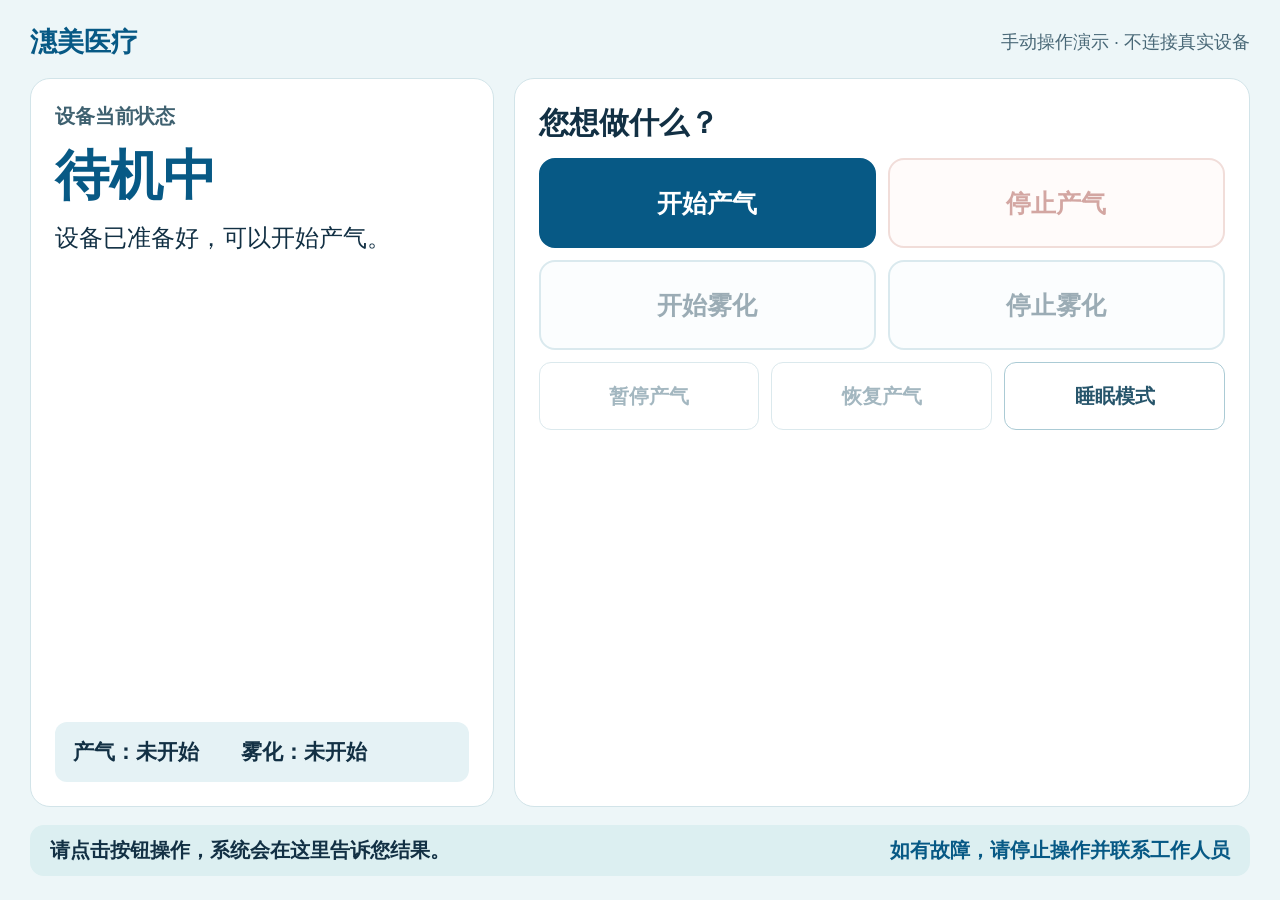
<file: prototype/manual-design-demos/dir-1.html>
<!doctype html>
<html lang="zh-CN">
<head>
<meta charset="utf-8"><meta name="viewport" content="width=device-width,initial-scale=1">
<title>潓美医疗 · 手动操作 A</title>
<style>
:root{font-family:"PingFang SC","Microsoft YaHei",sans-serif;color:#123044;background:#edf6f8}*{box-sizing:border-box}body{margin:0}button{font:inherit;cursor:pointer}button:focus-visible{outline:4px solid #ef9c28;outline-offset:3px}button:disabled{opacity:.42;cursor:not-allowed}.page{min-height:100vh;padding:24px 30px;display:grid;grid-template-rows:auto 1fr auto;gap:18px}.top{display:flex;align-items:center;justify-content:space-between}.brand{font-size:27px;font-weight:800;color:#075985}.top small,.meta{font-size:18px;color:#496877}.surface{display:grid;grid-template-columns:38% 1fr;gap:20px;min-height:0}.status,.controls{background:white;border-radius:20px;padding:24px;border:1px solid #d2e4e9}.status{display:flex;flex-direction:column}.eyebrow{font-size:20px;color:#3f6170;font-weight:700}.state{font-size:54px;line-height:1.1;font-weight:900;color:#075985;margin:16px 0}.state.working{color:#08785d}.state.fault{color:#b93232}.detail{font-size:24px;line-height:1.45}.meter{margin-top:auto;background:#e5f2f5;border-radius:12px;padding:16px 18px;font-size:21px;font-weight:700}.controls h1{font-size:30px;margin:0 0 14px}.actions{display:grid;grid-template-columns:1fr 1fr;gap:12px}.actions button{border:2px solid #a8cdd9;border-radius:16px;background:#f7fcfd;color:#123b50;min-height:90px;font-size:25px;font-weight:800}.actions button.primary{background:#075985;border-color:#075985;color:white}.actions button.danger{background:#fff6f4;border-color:#deafa7;color:#982e24}.actions button:active{filter:brightness(.9)}.small-actions{display:flex;gap:12px;margin-top:12px}.small-actions button{min-height:68px;flex:1;border:1px solid #abcbd5;border-radius:12px;background:white;font-size:20px;font-weight:700;color:#27556b}.foot{display:flex;align-items:center;justify-content:space-between;gap:20px;background:#dceff1;border-radius:14px;padding:12px 20px;font-size:20px;font-weight:700}.foot b{color:#075985}.dialog{position:fixed;inset:0;background:#102b3b99;display:none;align-items:center;justify-content:center;padding:20px}.dialog.show{display:flex}.box{background:white;border-radius:18px;padding:28px;width:min(550px,100%)}.box h2{font-size:32px;margin:0 0 12px}.box p{font-size:23px}.box div{display:flex;gap:12px;margin-top:22px}.box button{flex:1;min-height:76px;border-radius:12px;border:2px solid #8eb9c8;background:white;font-weight:800;font-size:23px}.box button:last-child{background:#a93429;border-color:#a93429;color:white}@media(max-width:760px){.page{padding:14px}.surface{grid-template-columns:1fr}.state{font-size:44px}.status{min-height:210px}.actions button{min-height:82px;font-size:22px}.foot{font-size:17px;flex-wrap:wrap}}
@media(min-width:761px) and (max-height:600px){.page{padding:16px 24px;gap:10px}.status,.controls{padding:18px}.controls h1{margin-bottom:10px}.actions{gap:10px}.actions button{min-height:78px}.small-actions{margin-top:10px}.small-actions button{min-height:60px}.foot{padding:10px 16px}.state{font-size:49px}}
</style>
</head>
<body>
<div class="page"><header class="top"><div class="brand">潓美医疗</div><small>手动操作演示 · 不连接真实设备</small></header>
<main class="surface"><section class="status" aria-live="polite"><div class="eyebrow">设备当前状态</div><div class="state" id="state">待机中</div><div class="detail" id="detail">设备已准备好，可以开始产气。</div><div class="meter" id="meter">产气：未开始　　雾化：未开始</div></section>
<section class="controls"><h1>您想做什么？</h1><div class="actions"><button class="primary" data-act="start">开始产气</button><button class="danger" data-act="stop">停止产气</button><button data-act="neb-on">开始雾化</button><button data-act="neb-off">停止雾化</button></div><div class="small-actions"><button data-act="pause">暂停产气</button><button data-act="resume">恢复产气</button><button data-act="sleep">睡眠模式</button></div></section></main>
<footer class="foot"><span id="feedback">请点击按钮操作，系统会在这里告诉您结果。</span><b>如有故障，请停止操作并联系工作人员</b></footer></div>
<div class="dialog" id="dialog" role="dialog" aria-modal="true" aria-labelledby="dialog-title"><div class="box"><h2 id="dialog-title">请确认操作</h2><p id="dialog-text"></p><div><button id="cancel">取消</button><button id="confirm">确认执行</button></div></div></div>
<script>
const s={gas:false,neb:false,paused:false,sleep:false};const $=id=>document.getElementById(id);let pending=null;function render(msg){let name=s.sleep?'睡眠中':s.paused?'产气已暂停':s.gas?'产气中':'待机中';$('state').textContent=name;$('state').className='state '+(s.gas&&!s.paused?'working':'');$('detail').textContent=s.sleep?'点击“开始产气”可继续操作。':s.paused?'产气已暂停，您可以恢复或停止。':s.gas?'设备正在为您产气。':'设备已准备好，可以开始产气。';$('meter').textContent=`产气：${s.gas?s.paused?'已暂停':'进行中':'未开始'}　　雾化：${s.neb?'进行中':'未开始'}`;$('feedback').textContent=msg||'请点击按钮操作，系统会在这里告诉您结果。';document.querySelector('[data-act="start"]').disabled=s.gas&&!s.sleep;document.querySelector('[data-act="stop"]').disabled=!s.gas;document.querySelector('[data-act="neb-on"]').disabled=!s.gas||s.paused||s.neb;document.querySelector('[data-act="neb-off"]').disabled=!s.neb;document.querySelector('[data-act="pause"]').disabled=!s.gas||s.paused;document.querySelector('[data-act="resume"]').disabled=!s.paused}
function act(a){if(a==='stop'||a==='sleep'){pending=a;$('dialog-title').textContent=a==='stop'?'确认停止产气？':'确认进入睡眠模式？';$('dialog-text').textContent=a==='stop'?'停止后，雾化也会停止。':'进入睡眠后，屏幕将不再显示运行界面。';$('dialog').classList.add('show');$('cancel').focus();return}execute(a)}function execute(a){if(a==='start'){s.gas=true;s.paused=false;s.sleep=false}else if(a==='stop'){s.gas=false;s.neb=false;s.paused=false}else if(a==='neb-on')s.neb=true;else if(a==='neb-off')s.neb=false;else if(a==='pause')s.paused=true;else if(a==='resume')s.paused=false;else if(a==='sleep'){s.sleep=true;s.gas=false;s.neb=false;s.paused=false}render(({start:'已开始产气',stop:'已停止产气', 'neb-on':'已开始雾化','neb-off':'已停止雾化',pause:'已暂停产气',resume:'已恢复产气',sleep:'已进入睡眠模式'})[a])}
document.querySelectorAll('[data-act]').forEach(b=>b.onclick=()=>act(b.dataset.act));$('cancel').onclick=()=>{$('dialog').classList.remove('show');pending=null};$('confirm').onclick=()=>{const a=pending;$('dialog').classList.remove('show');pending=null;if(a)execute(a)};render();
</script>
</body></html>
</file>
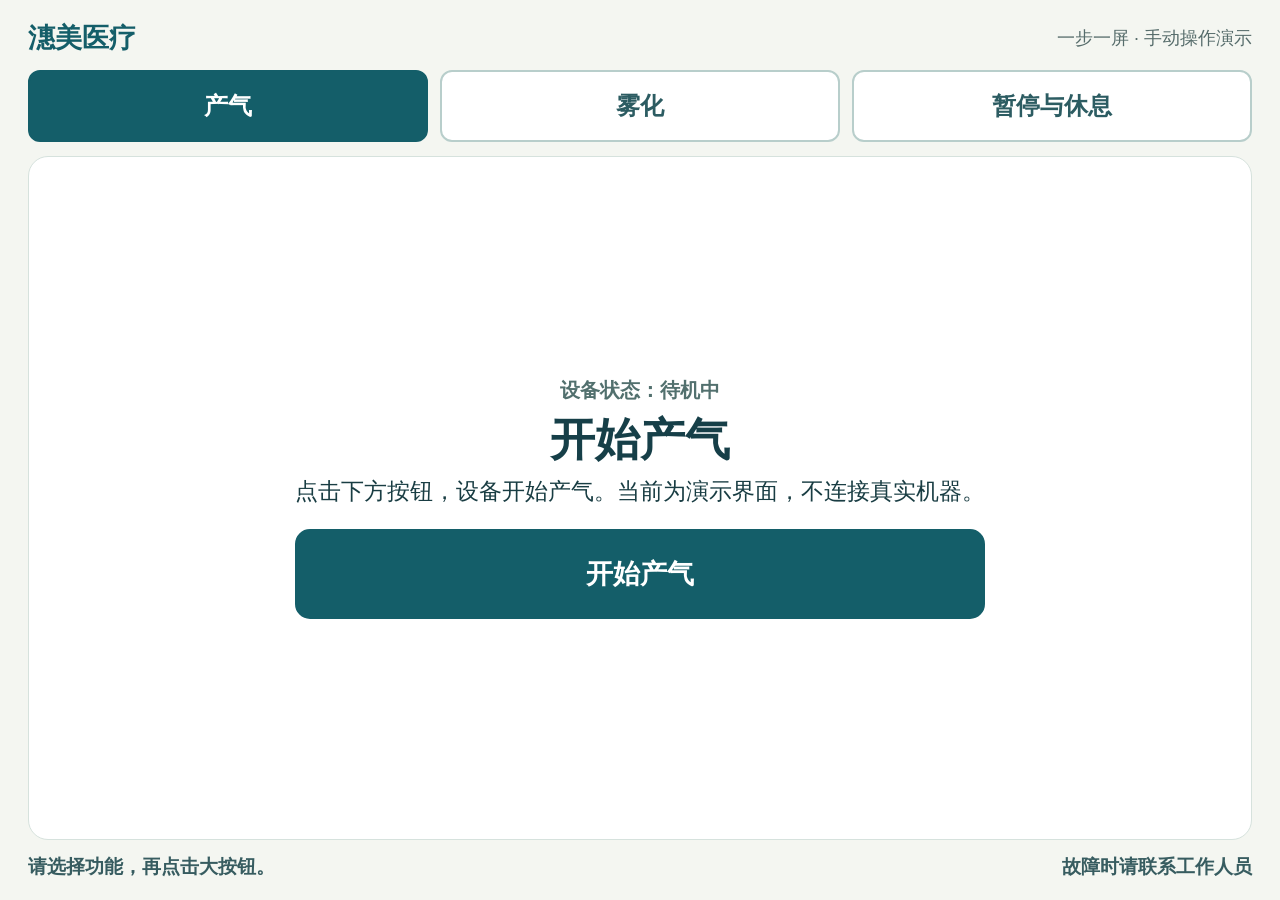
<file: prototype/manual-design-demos/dir-2.html>
<!doctype html>
<html lang="zh-CN"><head><meta charset="utf-8"><meta name="viewport" content="width=device-width,initial-scale=1"><title>潓美医疗 · 手动操作 B</title>
<style>
:root{font-family:"PingFang SC","Microsoft YaHei",sans-serif;color:#193d43;background:#f4f6f1}*{box-sizing:border-box}body{margin:0}button{font:inherit;cursor:pointer}button:focus-visible{outline:4px solid #e6a138;outline-offset:3px}button:disabled{opacity:.42;cursor:not-allowed}.page{min-height:100vh;display:grid;grid-template-rows:auto auto 1fr auto;padding:20px 28px;gap:14px}.head{display:flex;justify-content:space-between;align-items:center}.brand{font-size:27px;font-weight:850;color:#145e69}.caption{font-size:18px;color:#566c6b}.tabs{display:grid;grid-template-columns:repeat(3,1fr);gap:12px}.tabs button{height:72px;border:2px solid #b8cecb;border-radius:12px;background:#fff;font-size:24px;font-weight:800;color:#2c5c62}.tabs button[aria-selected="true"]{background:#145e69;color:white;border-color:#145e69}.main{background:#fff;border:1px solid #d6e2dd;border-radius:20px;padding:26px 36px;display:flex;flex-direction:column;justify-content:center;align-items:center;text-align:center;min-height:340px}.status{font-size:20px;font-weight:700;color:#52706e}.main h1{font-size:45px;line-height:1.15;margin:10px 0;color:#163f48}.main p{font-size:23px;line-height:1.4;margin:0 0 22px;max-width:740px}.action-row{display:flex;gap:12px;width:min(690px,100%)}.action-row button{flex:1;min-height:90px;border:2px solid #145e69;border-radius:15px;background:#145e69;color:white;font-size:27px;font-weight:850}.action-row button.sub{background:white;color:#145e69}.action-row button.warn{background:#a0352d;border-color:#a0352d}.foot{font-size:19px;font-weight:700;color:#375c60;display:flex;justify-content:space-between;gap:12px}.dialog{position:fixed;inset:0;background:#17333299;display:none;align-items:center;justify-content:center;padding:16px}.dialog.show{display:flex}.box{width:min(560px,100%);background:white;border-radius:18px;padding:28px;text-align:center}.box h2{font-size:32px;margin:0}.box p{font-size:23px}.box div{display:flex;gap:12px}.box button{flex:1;min-height:78px;background:white;border:2px solid #9fbdbb;border-radius:12px;font-size:23px;font-weight:800}.box button:last-child{background:#a0352d;border-color:#a0352d;color:white}@media(max-width:760px){.page{padding:14px}.head{flex-wrap:wrap}.tabs button{font-size:21px}.main{padding:24px 16px;min-height:390px}.main h1{font-size:39px}.action-row{flex-direction:column}.foot{font-size:16px;flex-wrap:wrap}}
@media(min-width:761px) and (max-height:600px){.page{padding:14px 24px;gap:10px}.main{min-height:300px;padding:18px 28px}.main h1{font-size:42px}.main p{margin-bottom:14px}.tabs button{height:68px}.action-row button{min-height:82px}}
</style></head><body>
<div class="page"><header class="head"><div class="brand">潓美医疗</div><div class="caption">一步一屏 · 手动操作演示</div></header>
<nav class="tabs" aria-label="功能选择"><button data-tab="gas" aria-selected="true">产气</button><button data-tab="neb" aria-selected="false">雾化</button><button data-tab="rest" aria-selected="false">暂停与休息</button></nav>
<main class="main" aria-live="polite"><div class="status" id="status">设备状态：待机中</div><h1 id="title">开始产气</h1><p id="hint">点击下方按钮，设备开始产气。当前为演示界面，不连接真实机器。</p><div class="action-row" id="actions"></div></main>
<footer class="foot"><span id="feedback">请选择功能，再点击大按钮。</span><span>故障时请联系工作人员</span></footer></div>
<div class="dialog" id="dialog" role="dialog" aria-modal="true" aria-labelledby="dialog-title"><div class="box"><h2 id="dialog-title">请确认</h2><p id="dialog-text"></p><div><button id="cancel">不执行</button><button id="confirm">确认执行</button></div></div></div>
<script>
const s={tab:'gas',gas:false,neb:false,paused:false,sleep:false};const $=id=>document.getElementById(id);let pending=null;const labels={start:'开始产气',stop:'停止产气',nebOn:'开始雾化',nebOff:'停止雾化',pause:'暂停产气',resume:'恢复产气',sleep:'睡眠模式'};function button(a,kind=''){return `<button data-act="${a}" class="${kind}">${labels[a]}</button>`}function render(msg){const status=s.sleep?'睡眠中':s.paused?'产气已暂停':s.gas?'产气中':'待机中';$('status').textContent='设备状态：'+status;$('feedback').textContent=msg||'请选择功能，再点击大按钮。';document.querySelectorAll('[data-tab]').forEach(b=>b.setAttribute('aria-selected',b.dataset.tab===s.tab));if(s.tab==='gas'){if(s.gas){$('title').textContent='正在产气';$('hint').textContent='如需结束，请点击停止；停止前会再次确认。';$('actions').innerHTML=button('stop','warn')}else{$('title').textContent='开始产气';$('hint').textContent='点击下方按钮，设备开始产气。当前为演示界面，不连接真实机器。';$('actions').innerHTML=button('start')}}if(s.tab==='neb'){if(!s.gas||s.paused){$('title').textContent='请先开始产气';$('hint').textContent='产气运行时才能使用雾化。';$('actions').innerHTML=button('start')}else{$('title').textContent=s.neb?'雾化进行中':'开始雾化';$('hint').textContent=s.neb?'点击停止雾化，不影响产气。':'点击开始雾化。';$('actions').innerHTML=button(s.neb?'nebOff':'nebOn')}}if(s.tab==='rest'){$('title').textContent=s.paused?'产气已暂停':'暂停或休息';$('hint').textContent='暂停后可以恢复；进入睡眠需要再次确认。';$('actions').innerHTML=(s.gas?button(s.paused?'resume':'pause','sub'):'')+button('sleep','sub')}document.querySelectorAll('[data-act]').forEach(b=>b.onclick=()=>act(b.dataset.act))}
function act(a){if(a==='stop'||a==='sleep'){pending=a;$('dialog-title').textContent=a==='stop'?'确认停止产气？':'确认进入睡眠？';$('dialog-text').textContent=a==='stop'?'停止产气后，雾化也会停止。':'进入睡眠前，请确认设备使用状态。';$('dialog').classList.add('show');$('cancel').focus();return}execute(a)}function execute(a){if(a==='start'){s.gas=true;s.paused=false;s.sleep=false}else if(a==='stop'){s.gas=false;s.neb=false;s.paused=false}else if(a==='nebOn')s.neb=true;else if(a==='nebOff')s.neb=false;else if(a==='pause')s.paused=true;else if(a==='resume')s.paused=false;else if(a==='sleep'){s.sleep=true;s.gas=false;s.neb=false;s.paused=false}render('已执行：'+labels[a])}document.querySelectorAll('[data-tab]').forEach(b=>b.onclick=()=>{s.tab=b.dataset.tab;render()});$('cancel').onclick=()=>{$('dialog').classList.remove('show');pending=null};$('confirm').onclick=()=>{let a=pending;pending=null;$('dialog').classList.remove('show');if(a)execute(a)};render();
</script></body></html>
</file>
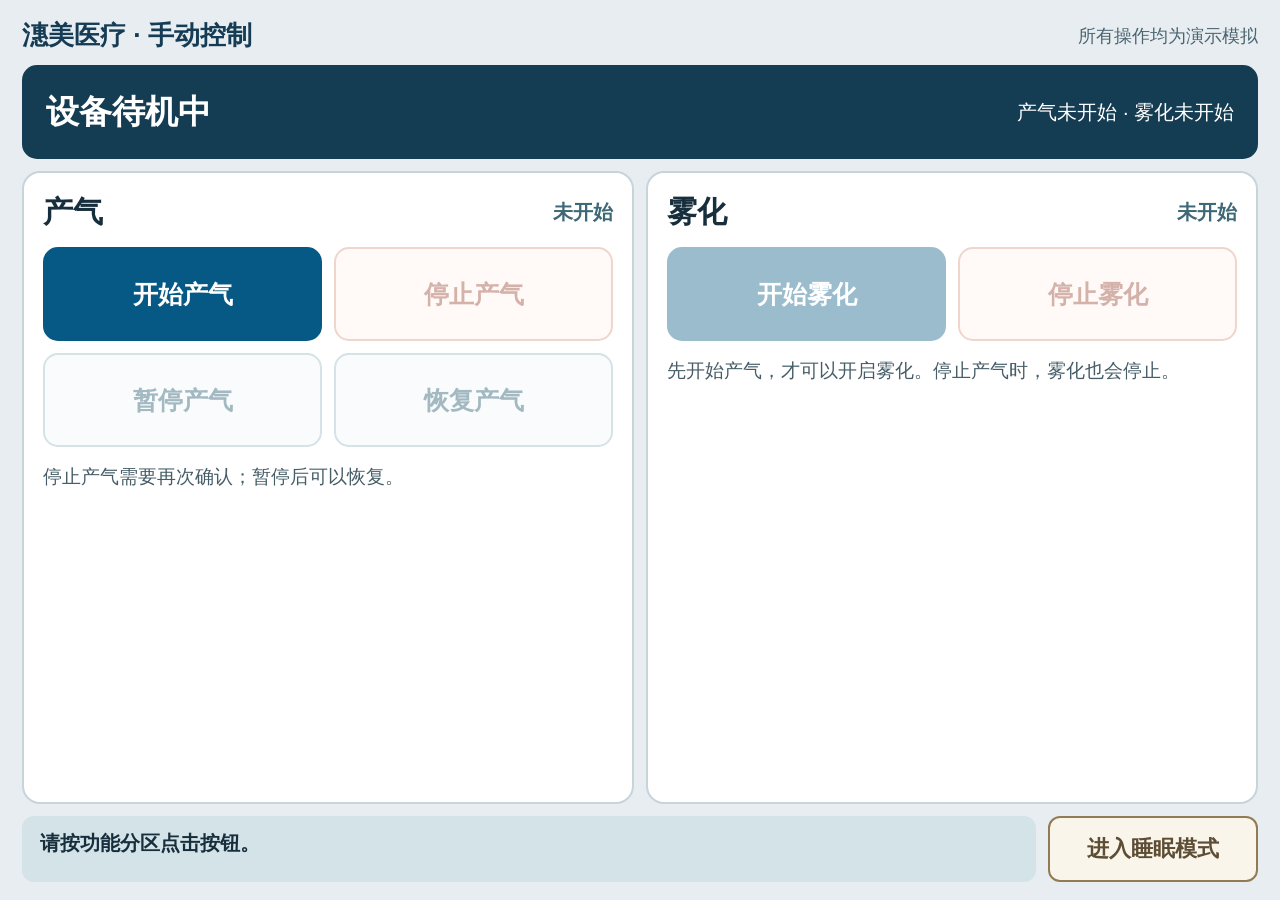
<file: prototype/manual-design-demos/dir-3.html>
<!doctype html>
<html lang="zh-CN"><head><meta charset="utf-8"><meta name="viewport" content="width=device-width,initial-scale=1"><title>潓美医疗 · 手动操作 C</title>
<style>
:root{font-family:"PingFang SC","Microsoft YaHei",sans-serif;color:#172e3c;background:#e7edf0}*{box-sizing:border-box}body{margin:0}button{font:inherit;cursor:pointer}button:focus-visible{outline:4px solid #e99b28;outline-offset:2px}button:disabled{opacity:.4;cursor:not-allowed}.page{min-height:100vh;display:grid;grid-template-rows:auto auto 1fr auto;gap:12px;padding:18px 22px}.head{display:flex;justify-content:space-between;align-items:center}.brand{font-size:26px;font-weight:900;color:#153c54}.head span{font-size:18px;color:#4b6470}.summary{display:flex;align-items:center;justify-content:space-between;background:#143d54;color:white;border-radius:15px;padding:14px 24px;min-height:94px}.summary strong{font-size:33px}.summary small{font-size:20px}.panels{display:grid;grid-template-columns:1fr 1fr;gap:12px;min-height:0}.panel{background:#fff;border:2px solid #c7d5db;border-radius:18px;padding:19px}.panel header{display:flex;justify-content:space-between;align-items:center;margin-bottom:14px}.panel h1{font-size:30px;margin:0}.panel em{font-size:20px;font-style:normal;font-weight:750;color:#3e6877}.buttons{display:grid;grid-template-columns:1fr 1fr;gap:12px}.buttons button{min-height:94px;border-radius:15px;border:2px solid #99b7c2;background:#f1f7f9;color:#1b5268;font-size:25px;font-weight:850}.buttons button.primary{background:#075985;color:white;border-color:#075985}.buttons button.stop{background:#fff4ee;border-color:#d79a82;color:#963e2b}.buttons button:active,.sleep:active{filter:brightness(.88)}.note{font-size:19px;line-height:1.4;margin:17px 0 0;color:#465d67}.bottom{display:flex;gap:12px;align-items:center}.feedback{flex:1;font-size:20px;font-weight:750;padding:14px 18px;background:#d4e3e8;border-radius:12px;min-height:66px}.sleep{min-width:210px;min-height:66px;border-radius:12px;border:2px solid #927b54;background:#faf5ea;font-size:22px;font-weight:800;color:#5d4d34}.dialog{position:fixed;inset:0;background:#132b3999;display:none;align-items:center;justify-content:center;padding:16px}.dialog.show{display:flex}.box{background:white;border-radius:18px;padding:28px;width:min(550px,100%)}.box h2{font-size:32px;margin:0}.box p{font-size:23px}.box div{display:flex;gap:12px}.box button{flex:1;min-height:75px;border-radius:12px;border:2px solid #99b7c2;background:white;font-size:23px;font-weight:800}.box button:last-child{background:#a3382b;color:white;border-color:#a3382b}@media(max-width:760px){.page{padding:12px}.panels{grid-template-columns:1fr}.summary{flex-wrap:wrap}.buttons button{min-height:85px;font-size:22px}.bottom{flex-wrap:wrap}.sleep{width:100%}}
@media(min-width:761px) and (max-height:600px){.page{padding:12px 18px;gap:8px}.summary{min-height:72px;padding:9px 18px}.summary strong{font-size:30px}.panel{padding:12px}.panel header{margin-bottom:8px}.panel h1{font-size:28px}.buttons{gap:9px}.buttons button{min-height:76px}.note{margin-top:8px;font-size:18px}.feedback,.sleep{min-height:60px}}
</style></head><body>
<div class="page"><header class="head"><div class="brand">潓美医疗 · 手动控制</div><span>所有操作均为演示模拟</span></header>
<div class="summary" aria-live="polite"><strong id="status">设备待机中</strong><small id="summary-detail">产气未开始 · 雾化未开始</small></div>
<main class="panels"><section class="panel"><header><h1>产气</h1><em id="gas-state">未开始</em></header><div class="buttons"><button class="primary" data-act="start">开始产气</button><button class="stop" data-act="stop">停止产气</button><button data-act="pause">暂停产气</button><button data-act="resume">恢复产气</button></div><p class="note">停止产气需要再次确认；暂停后可以恢复。</p></section>
<section class="panel"><header><h1>雾化</h1><em id="neb-state">未开始</em></header><div class="buttons"><button class="primary" data-act="neb-on">开始雾化</button><button class="stop" data-act="neb-off">停止雾化</button></div><p class="note">先开始产气，才可以开启雾化。停止产气时，雾化也会停止。</p></section></main>
<footer class="bottom"><div class="feedback" id="feedback">请按功能分区点击按钮。</div><button class="sleep" data-act="sleep">进入睡眠模式</button></footer></div>
<div class="dialog" id="dialog" role="dialog" aria-modal="true" aria-labelledby="dialog-title"><div class="box"><h2 id="dialog-title">请确认操作</h2><p id="dialog-text"></p><div><button id="cancel">取消</button><button id="confirm">确认执行</button></div></div></div>
<script>
const s={gas:false,neb:false,paused:false,sleep:false},$=id=>document.getElementById(id);let pending=null;const labels={start:'开始产气',stop:'停止产气','neb-on':'开始雾化','neb-off':'停止雾化',pause:'暂停产气',resume:'恢复产气',sleep:'睡眠模式'};function render(msg){$('status').textContent=s.sleep?'设备睡眠中':s.paused?'产气已暂停':s.gas?'设备产气中':'设备待机中';$('summary-detail').textContent=`产气${s.gas?s.paused?'已暂停':'进行中':'未开始'} · 雾化${s.neb?'进行中':'未开始'}`;$('gas-state').textContent=s.gas?s.paused?'已暂停':'进行中':'未开始';$('neb-state').textContent=s.neb?'进行中':'未开始';$('feedback').textContent=msg||'请按功能分区点击按钮。';for(let [a,disabled] of Object.entries({start:s.gas&&!s.sleep,stop:!s.gas,pause:!s.gas||s.paused,resume:!s.paused,'neb-on':!s.gas||s.paused||s.neb,'neb-off':!s.neb})){document.querySelector(`[data-act="${a}"]`).disabled=disabled}}
function act(a){if(a==='stop'||a==='sleep'){pending=a;$('dialog-title').textContent=a==='stop'?'确认停止产气？':'确认进入睡眠模式？';$('dialog-text').textContent=a==='stop'?'停止后，雾化也会停止。':'进入睡眠前，请确认当前设备状态。';$('dialog').classList.add('show');$('cancel').focus();return}execute(a)}function execute(a){if(a==='start'){s.gas=true;s.paused=false;s.sleep=false}else if(a==='stop'){s.gas=false;s.neb=false;s.paused=false}else if(a==='neb-on')s.neb=true;else if(a==='neb-off')s.neb=false;else if(a==='pause')s.paused=true;else if(a==='resume')s.paused=false;else if(a==='sleep'){s.sleep=true;s.gas=false;s.neb=false;s.paused=false}render('已执行：'+labels[a])}document.querySelectorAll('[data-act]').forEach(b=>b.onclick=()=>act(b.dataset.act));$('cancel').onclick=()=>{$('dialog').classList.remove('show');pending=null};$('confirm').onclick=()=>{let a=pending;pending=null;$('dialog').classList.remove('show');if(a)execute(a)};render();
</script></body></html>
</file>
